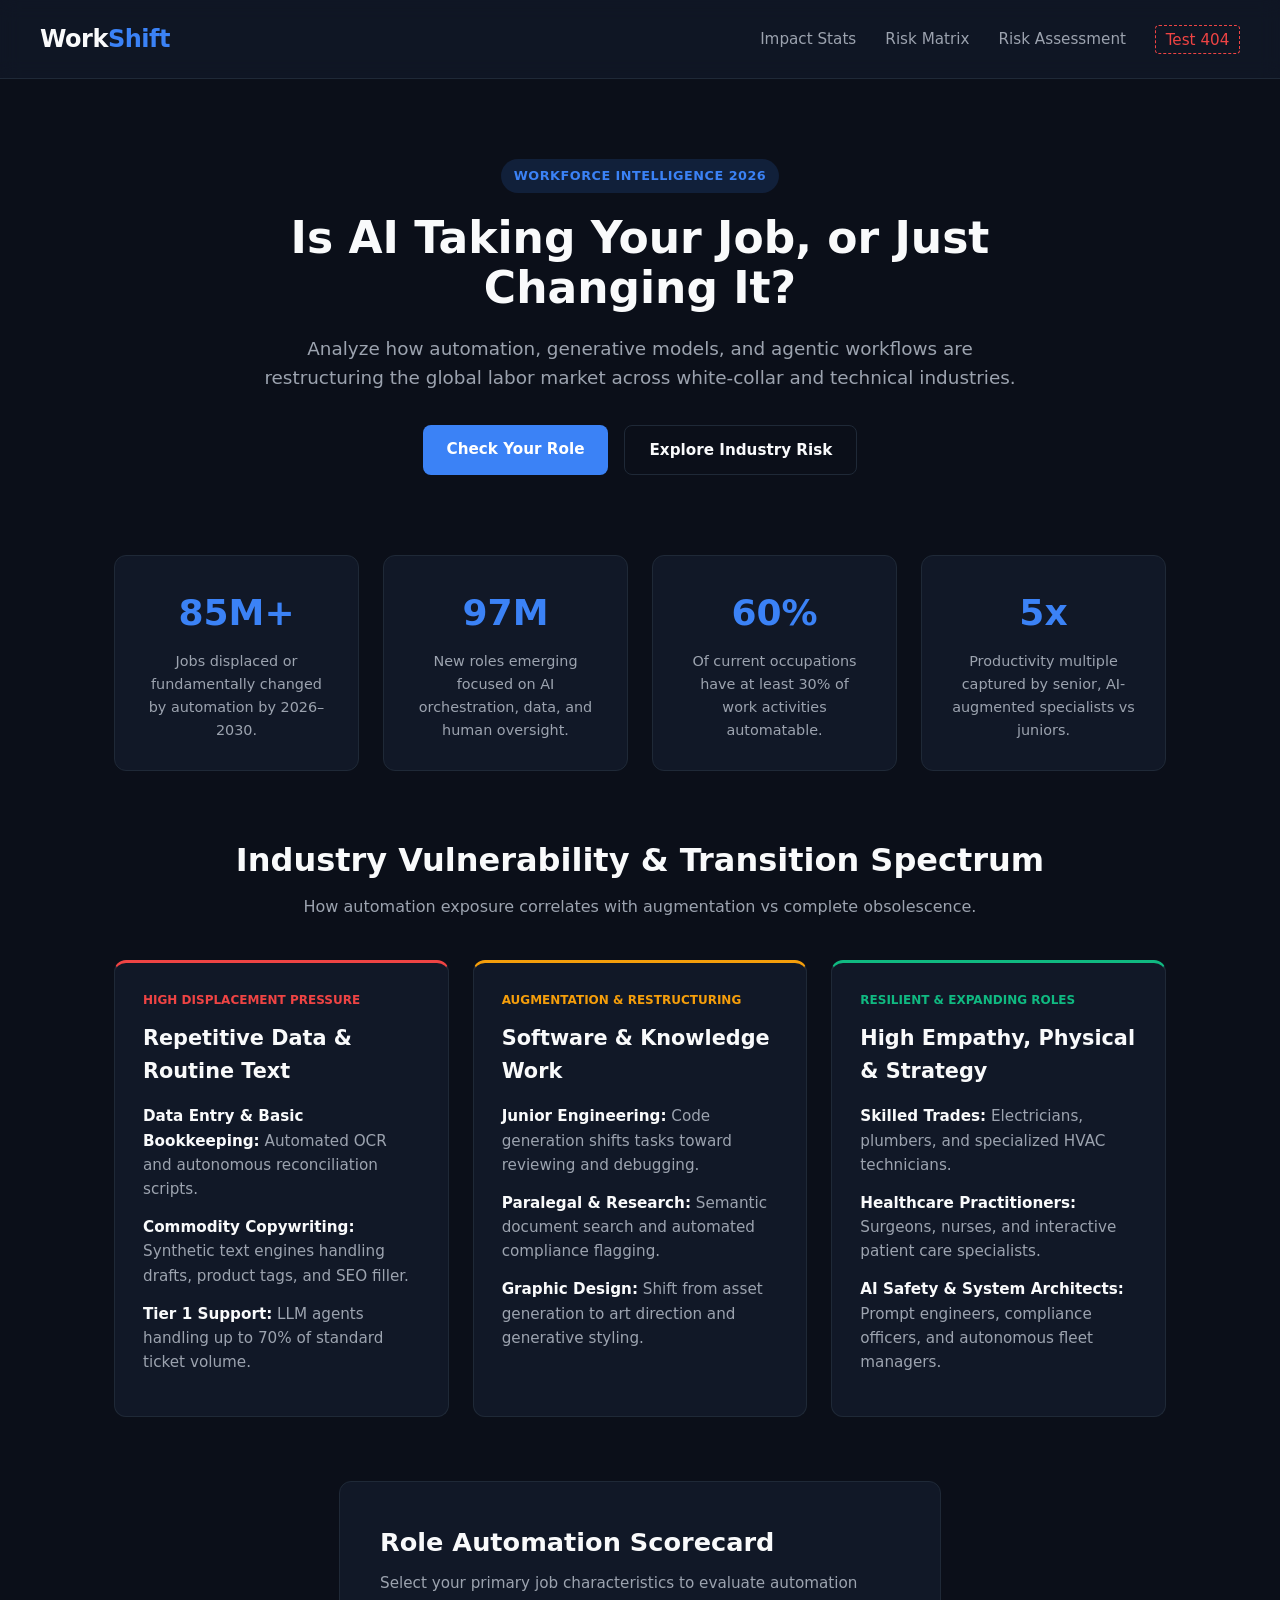
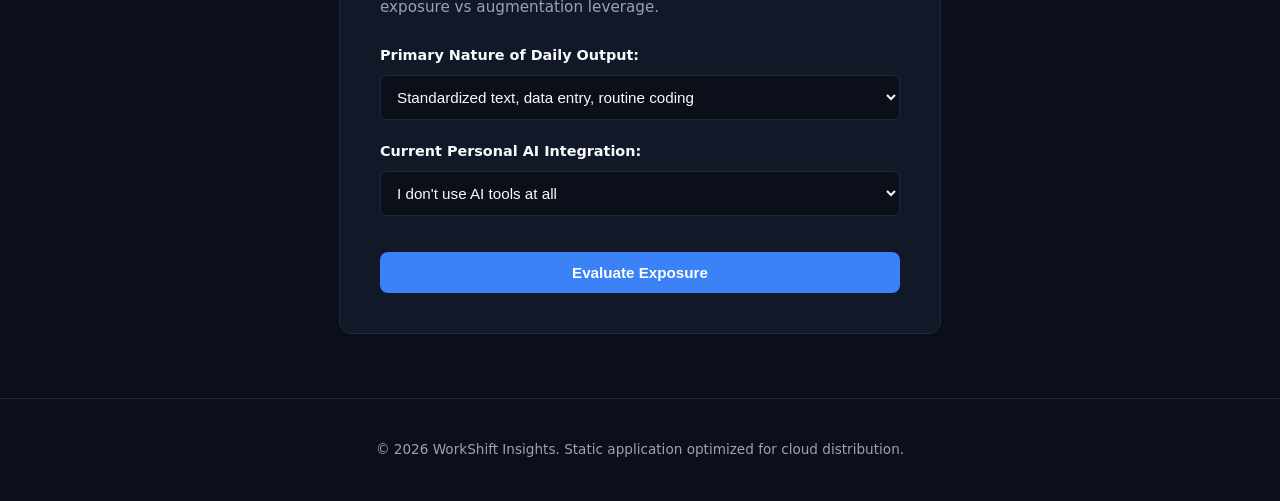
<file: index.html>
<!DOCTYPE html>
<html lang="en">
<head>
  <meta charset="UTF-8">
  <meta name="viewport" content="width=device-width, initial-scale=1.0">
  <title>WorkShift | AI & The Future of Employment</title>
  <link rel="stylesheet" href="styles.css">
</head>
<body>

  <header class="navbar">
    <div class="logo">Work<span>Shift</span></div>
    <nav>
      <a href="#stats">Impact Stats</a>
      <a href="#matrix">Risk Matrix</a>
      <a href="#calculator">Risk Assessment</a>
      <a href="nonexistent-page.html" class="nav-demo">Test 404</a>
    </nav>
  </header>

  <main>
    <!-- Hero Section -->
    <section class="hero">
      <span class="badge">Workforce Intelligence 2026</span>
      <h1>Is AI Taking Your Job, or Just Changing It?</h1>
      <p>Analyze how automation, generative models, and agentic workflows are restructuring the global labor market across white-collar and technical industries.</p>
      <div class="cta-group">
        <a href="#calculator" class="btn btn-primary">Check Your Role</a>
        <a href="#matrix" class="btn btn-secondary">Explore Industry Risk</a>
      </div>
    </section>

    <!-- Key Metrics Grid -->
    <section id="stats" class="stats-section">
      <div class="stat-card">
        <h3>85M+</h3>
        <p>Jobs displaced or fundamentally changed by automation by 2026–2030.</p>
      </div>
      <div class="stat-card">
        <h3>97M</h3>
        <p>New roles emerging focused on AI orchestration, data, and human oversight.</p>
      </div>
      <div class="stat-card">
        <h3>60%</h3>
        <p>Of current occupations have at least 30% of work activities automatable.</p>
      </div>
      <div class="stat-card">
        <h3>5x</h3>
        <p>Productivity multiple captured by senior, AI-augmented specialists vs juniors.</p>
      </div>
    </section>

    <!-- Vulnerability Matrix -->
    <section id="matrix" class="matrix-section">
      <div class="section-header">
        <h2>Industry Vulnerability & Transition Spectrum</h2>
        <p>How automation exposure correlates with augmentation vs complete obsolescence.</p>
      </div>

      <div class="cards-grid">
        <div class="card high-risk">
          <div class="risk-label">High Displacement Pressure</div>
          <h3>Repetitive Data & Routine Text</h3>
          <ul>
            <li><strong>Data Entry & Basic Bookkeeping:</strong> Automated OCR and autonomous reconciliation scripts.</li>
            <li><strong>Commodity Copywriting:</strong> Synthetic text engines handling drafts, product tags, and SEO filler.</li>
            <li><strong>Tier 1 Support:</strong> LLM agents handling up to 70% of standard ticket volume.</li>
          </ul>
        </div>

        <div class="card mod-risk">
          <div class="risk-label">Augmentation & Restructuring</div>
          <h3>Software & Knowledge Work</h3>
          <ul>
            <li><strong>Junior Engineering:</strong> Code generation shifts tasks toward reviewing and debugging.</li>
            <li><strong>Paralegal & Research:</strong> Semantic document search and automated compliance flagging.</li>
            <li><strong>Graphic Design:</strong> Shift from asset generation to art direction and generative styling.</li>
          </ul>
        </div>

        <div class="card low-risk">
          <div class="risk-label">Resilient & Expanding Roles</div>
          <h3>High Empathy, Physical & Strategy</h3>
          <ul>
            <li><strong>Skilled Trades:</strong> Electricians, plumbers, and specialized HVAC technicians.</li>
            <li><strong>Healthcare Practitioners:</strong> Surgeons, nurses, and interactive patient care specialists.</li>
            <li><strong>AI Safety & System Architects:</strong> Prompt engineers, compliance officers, and autonomous fleet managers.</li>
          </ul>
        </div>
      </div>
    </section>

    <!-- Interactive Role Risk Assessment Tool -->
    <section id="calculator" class="calc-section">
      <div class="calc-card">
        <h2>Role Automation Scorecard</h2>
        <p>Select your primary job characteristics to evaluate automation exposure vs augmentation leverage.</p>

        <form id="riskForm">
          <div class="form-group">
            <label for="workType">Primary Nature of Daily Output:</label>
            <select id="workType" required>
              <option value="data">Standardized text, data entry, routine coding</option>
              <option value="creative">Creative concepting, strategic leadership, high-level code architecture</option>
              <option value="physical">Hands-on physical craft, complex manual manipulation</option>
              <option value="interpersonal">High-stakes negotiations, clinical empathy, psychological care</option>
            </select>
          </div>

          <div class="form-group">
            <label for="aiUsage">Current Personal AI Integration:</label>
            <select id="aiUsage" required>
              <option value="none">I don't use AI tools at all</option>
              <option value="casual">I use LLMs for quick drafts or search questions</option>
              <option value="expert">I build agents, orchestrate pipelines, or leverage tools daily</option>
            </select>
          </div>

          <button type="submit" class="btn btn-primary btn-full">Evaluate Exposure</button>
        </form>

        <div id="riskResult" class="result-box hidden">
          <h4 id="resultTitle"></h4>
          <p id="resultDesc"></p>
          <div class="progress-bar-container">
            <div id="resultBar" class="progress-bar"></div>
          </div>
        </div>
      </div>
    </section>
  </main>

  <footer>
    <p>&copy; 2026 WorkShift Insights. Static application optimized for cloud distribution.</p>
  </footer>

  <script>
    document.getElementById('riskForm').addEventListener('submit', function (e) {
      e.preventDefault();

      const workType = document.getElementById('workType').value;
      const aiUsage = document.getElementById('aiUsage').value;
      const resultBox = document.getElementById('riskResult');
      const title = document.getElementById('resultTitle');
      const desc = document.getElementById('resultDesc');
      const bar = document.getElementById('resultBar');

      let riskPercentage = 50;
      let titleText = "";
      let descText = "";
      let barColor = "#f59e0b";

      if (workType === "data") {
        riskPercentage = aiUsage === "expert" ? 45 : 85;
      } else if (workType === "creative") {
        riskPercentage = aiUsage === "expert" ? 20 : 50;
      } else if (workType === "physical") {
        riskPercentage = 15;
      } else if (workType === "interpersonal") {
        riskPercentage = 12;
      }

      if (riskPercentage > 65) {
        titleText = "High Replacement Exposure";
        descText = "Your tasks involve structured, repetitive digital artifacts that current multimodal models automate easily. Pivot to workflow orchestration and strategic review.";
        barColor = "#ef4444";
      } else if (riskPercentage >= 35) {
        titleText = "Augmentation Zone (Moderate Risk)";
        descText = "AI will not take your job outright, but a specialist using AI will likely replace someone who doesn't. Deepen your system architecture and automation skills.";
        barColor = "#f59e0b";
      } else {
        titleText = "High Resilience / Low Exposure";
        descText = "Your role relies on physical dexterity, deep empathy, or contextual judgment that current AI systems struggle to replicate autonomously.";
        barColor = "#10b981";
      }

      title.textContent = titleText;
      desc.textContent = descText;
      bar.style.width = riskPercentage + "%";
      bar.style.backgroundColor = barColor;

      resultBox.classList.remove('hidden');
    });
  </script>
</body>
</html>
</file>
<file: styles.css>
:root {
  --bg-color: #0b0f19;
  --card-bg: #111827;
  --card-border: #1f2937;
  --text-main: #f9fafb;
  --text-muted: #9ca3af;
  --accent-primary: #3b82f6;
  --accent-hover: #2563eb;
  --danger: #ef4444;
  --warning: #f59e0b;
  --success: #10b981;
  --font-family: system-ui, -apple-system, BlinkMacSystemFont, "Segoe UI", Roboto, Oxygen, Ubuntu, Cantarell, sans-serif;
}

* {
  box-sizing: border-box;
  margin: 0;
  padding: 0;
}

body {
  background-color: var(--bg-color);
  color: var(--text-main);
  font-family: var(--font-family);
  line-height: 1.6;
  overflow-x: hidden;
}

/* Navigation */
.navbar {
  display: flex;
  justify-content: space-between;
  align-items: center;
  padding: 1.25rem 2.5rem;
  background-color: rgba(17, 24, 39, 0.8);
  backdrop-filter: blur(10px);
  position: sticky;
  top: 0;
  z-index: 100;
  border-bottom: 1px solid var(--card-border);
}

.logo {
  font-size: 1.5rem;
  font-weight: 800;
  letter-spacing: -0.5px;
}

.logo span {
  color: var(--accent-primary);
}

.navbar nav a {
  color: var(--text-muted);
  text-decoration: none;
  margin-left: 1.5rem;
  font-size: 0.95rem;
  transition: color 0.2s ease;
}

.navbar nav a:hover {
  color: var(--text-main);
}

.navbar nav .nav-demo {
  color: var(--danger);
  border: 1px dashed var(--danger);
  padding: 0.3rem 0.6rem;
  border-radius: 4px;
}

/* Hero Section */
.hero {
  text-align: center;
  padding: 5rem 1.5rem 3rem;
  max-width: 800px;
  margin: 0 auto;
}

.badge {
  display: inline-block;
  background-color: rgba(59, 130, 246, 0.15);
  color: var(--accent-primary);
  padding: 0.4rem 0.8rem;
  border-radius: 9999px;
  font-size: 0.8rem;
  font-weight: 600;
  text-transform: uppercase;
  margin-bottom: 1.25rem;
  letter-spacing: 0.5px;
}

.hero h1 {
  font-size: 2.75rem;
  line-height: 1.15;
  margin-bottom: 1.25rem;
  font-weight: 800;
}

.hero p {
  color: var(--text-muted);
  font-size: 1.15rem;
  margin-bottom: 2rem;
}

.cta-group {
  display: flex;
  justify-content: center;
  gap: 1rem;
}

/* Buttons */
.btn {
  display: inline-block;
  padding: 0.75rem 1.5rem;
  border-radius: 8px;
  font-weight: 600;
  text-decoration: none;
  font-size: 0.95rem;
  transition: all 0.2s ease;
  cursor: pointer;
  border: none;
}

.btn-primary {
  background-color: var(--accent-primary);
  color: #fff;
}

.btn-primary:hover {
  background-color: var(--accent-hover);
}

.btn-secondary {
  background-color: transparent;
  color: var(--text-main);
  border: 1px solid var(--card-border);
}

.btn-secondary:hover {
  background-color: var(--card-border);
}

.btn-full {
  width: 100%;
  margin-top: 1rem;
}

/* Stats Section */
.stats-section {
  display: grid;
  grid-template-columns: repeat(auto-fit, minmax(200px, 1fr));
  gap: 1.5rem;
  max-width: 1100px;
  margin: 2rem auto;
  padding: 0 1.5rem;
}

.stat-card {
  background-color: var(--card-bg);
  border: 1px solid var(--card-border);
  padding: 1.75rem;
  border-radius: 12px;
  text-align: center;
}

.stat-card h3 {
  font-size: 2.25rem;
  color: var(--accent-primary);
  margin-bottom: 0.5rem;
}

.stat-card p {
  color: var(--text-muted);
  font-size: 0.9rem;
}

/* Matrix Section */
.matrix-section {
  max-width: 1100px;
  margin: 4rem auto;
  padding: 0 1.5rem;
}

.section-header {
  text-align: center;
  margin-bottom: 2.5rem;
}

.section-header h2 {
  font-size: 2rem;
  margin-bottom: 0.5rem;
}

.section-header p {
  color: var(--text-muted);
}

.cards-grid {
  display: grid;
  grid-template-columns: repeat(auto-fit, minmax(300px, 1fr));
  gap: 1.5rem;
}

.card {
  background-color: var(--card-bg);
  border: 1px solid var(--card-border);
  border-radius: 12px;
  padding: 1.75rem;
  position: relative;
  transition: transform 0.2s ease;
}

.card:hover {
  transform: translateY(-4px);
}

.risk-label {
  font-size: 0.75rem;
  text-transform: uppercase;
  font-weight: 700;
  margin-bottom: 0.75rem;
}

.high-risk .risk-label { color: var(--danger); }
.high-risk { border-top: 3px solid var(--danger); }

.mod-risk .risk-label { color: var(--warning); }
.mod-risk { border-top: 3px solid var(--warning); }

.low-risk .risk-label { color: var(--success); }
.low-risk { border-top: 3px solid var(--success); }

.card h3 {
  font-size: 1.3rem;
  margin-bottom: 1rem;
}

.card ul {
  list-style: none;
}

.card ul li {
  color: var(--text-muted);
  font-size: 0.95rem;
  margin-bottom: 0.85rem;
}

.card ul li strong {
  color: var(--text-main);
}

/* Calculator Section */
.calc-section {
  max-width: 650px;
  margin: 4rem auto;
  padding: 0 1.5rem;
}

.calc-card {
  background-color: var(--card-bg);
  border: 1px solid var(--card-border);
  border-radius: 12px;
  padding: 2.5rem;
}

.calc-card h2 {
  font-size: 1.6rem;
  margin-bottom: 0.5rem;
}

.calc-card p {
  color: var(--text-muted);
  margin-bottom: 1.5rem;
  font-size: 0.95rem;
}

.form-group {
  margin-bottom: 1.25rem;
}

.form-group label {
  display: block;
  font-size: 0.9rem;
  font-weight: 600;
  margin-bottom: 0.5rem;
}

.form-group select {
  width: 100%;
  padding: 0.75rem;
  background-color: var(--bg-color);
  border: 1px solid var(--card-border);
  border-radius: 6px;
  color: var(--text-main);
  outline: none;
  font-size: 0.95rem;
}

.form-group select:focus {
  border-color: var(--accent-primary);
}

.result-box {
  margin-top: 2rem;
  padding-top: 1.5rem;
  border-top: 1px solid var(--card-border);
}

.result-box.hidden {
  display: none;
}

.result-box h4 {
  font-size: 1.2rem;
  margin-bottom: 0.4rem;
}

.progress-bar-container {
  width: 100%;
  height: 10px;
  background-color: var(--bg-color);
  border-radius: 999px;
  overflow: hidden;
  margin-top: 1rem;
}

.progress-bar {
  height: 100%;
  width: 0%;
  transition: width 0.5s ease-in-out;
}

/* 404 Page Styling */
.error-page-body {
  display: flex;
  align-items: center;
  justify-content: center;
  min-height: 100vh;
}

.error-container {
  text-align: center;
  max-width: 580px;
  padding: 2.5rem;
}

.error-code {
  font-size: 6rem;
  font-weight: 900;
  line-height: 1;
  color: var(--danger);
  letter-spacing: -2px;
}

.status-indicator {
  display: inline-block;
  background: rgba(239, 68, 68, 0.1);
  color: var(--danger);
  font-size: 0.8rem;
  font-weight: 600;
  padding: 0.3rem 0.6rem;
  border-radius: 4px;
  margin: 1rem 0;
  text-transform: uppercase;
  letter-spacing: 0.5px;
}

.error-container h1 {
  font-size: 1.75rem;
  margin-bottom: 1rem;
}

.error-container p {
  color: var(--text-muted);
  margin-bottom: 2rem;
}

.error-actions {
  display: flex;
  justify-content: center;
  gap: 1rem;
  margin-bottom: 2rem;
}

.terminal-box {
  background-color: var(--card-bg);
  border: 1px solid var(--card-border);
  padding: 1rem;
  border-radius: 6px;
  text-align: left;
  font-family: monospace;
  font-size: 0.85rem;
  color: var(--text-muted);
}

/* Footer */
footer {
  text-align: center;
  padding: 2.5rem;
  border-top: 1px solid var(--card-border);
  color: var(--text-muted);
  font-size: 0.85rem;
}

@media (max-width: 768px) {
  .hero h1 { font-size: 2rem; }
  .navbar { flex-direction: column; gap: 1rem; }
  .navbar nav { display: flex; flex-wrap: wrap; justify-content: center; gap: 0.75rem; }
  .navbar nav a { margin-left: 0; }
}
</file>
